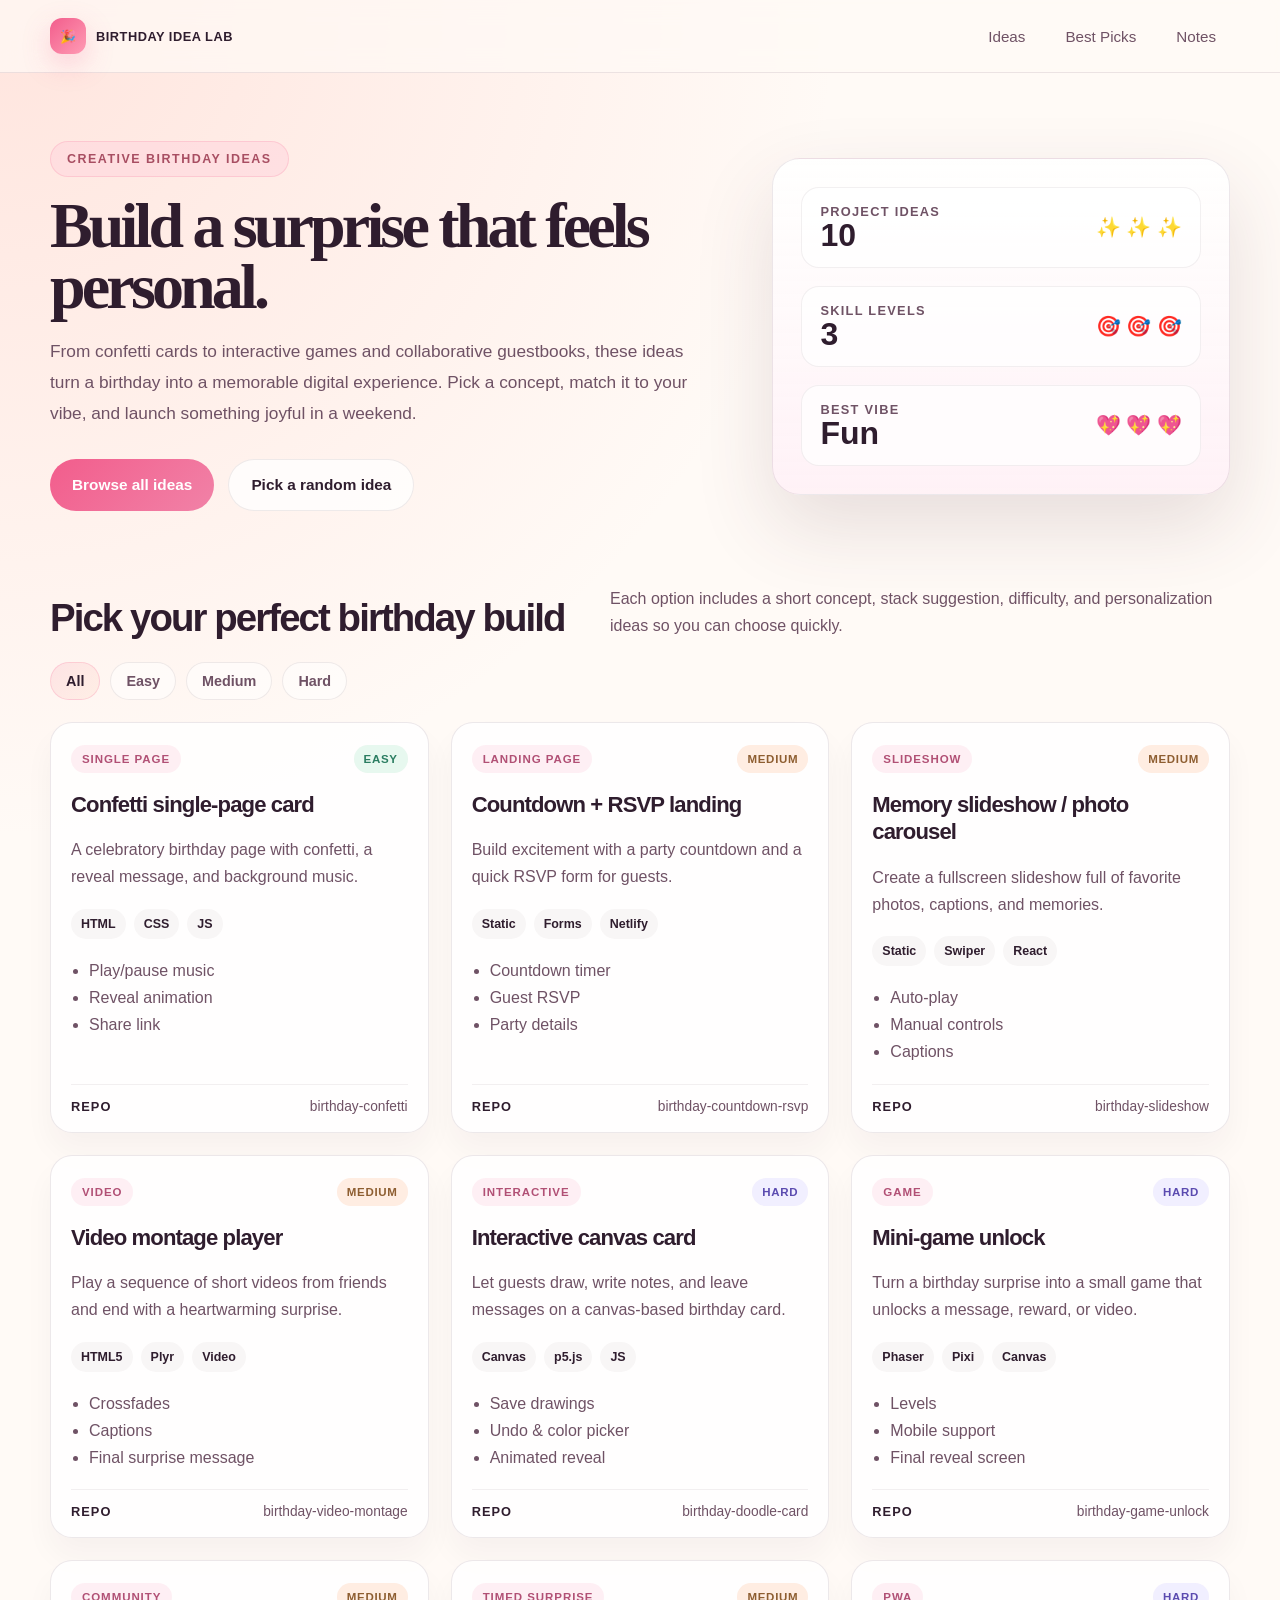
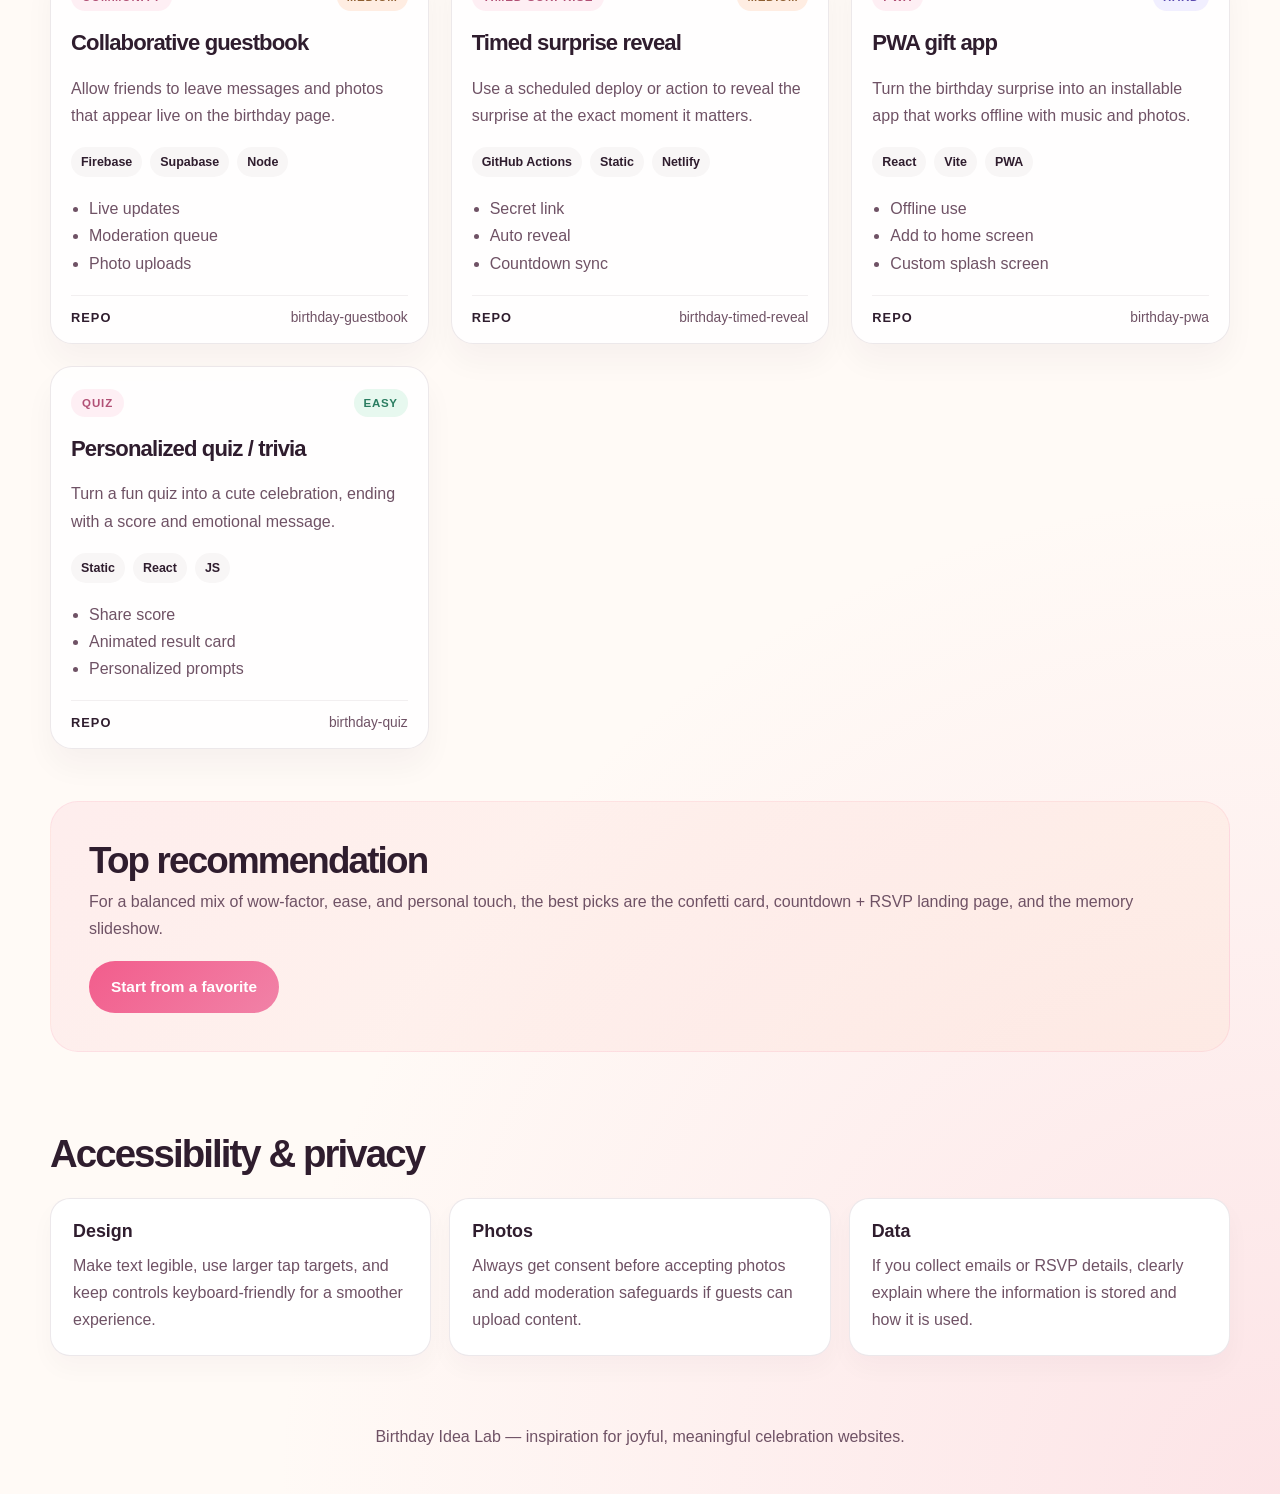
<file: index.html>
<!DOCTYPE html>
<html lang="en">
<head>
  <meta charset="UTF-8" />
  <meta name="viewport" content="width=device-width, initial-scale=1.0" />
  <title>Birthday Idea Lab</title>
  <style>
    :root {
      --bg: #fffaf6;
      --bg-strong: #fff1f5;
      --panel: rgba(255, 255, 255, 0.82);
      --panel-strong: #ffffff;
      --line: rgba(97, 68, 88, 0.12);
      --ink: #2f1d2e;
      --muted: #6f5265;
      --pink: #f25d8c;
      --pink-soft: #ffdfe9;
      --peach: #ffb88d;
      --gold: #ffd76a;
      --mint: #9fe2bf;
      --lavender: #c7c0ff;
      --shadow: rgba(87, 48, 63, 0.14);
    }

    * {
      box-sizing: border-box;
    }

    html {
      scroll-behavior: smooth;
    }

    body {
      margin: 0;
      font-family: "Segoe UI", Tahoma, Geneva, Verdana, sans-serif;
      background:
        radial-gradient(circle at top left, rgba(255, 183, 170, 0.32), transparent 25%),
        radial-gradient(circle at bottom right, rgba(245, 162, 185, 0.25), transparent 30%),
        var(--bg);
      color: var(--ink);
    }

    a {
      color: inherit;
      text-decoration: none;
    }

    .container {
      width: min(1180px, calc(100% - 32px));
      margin: 0 auto;
    }

    header {
      position: sticky;
      top: 0;
      z-index: 10;
      backdrop-filter: blur(14px);
      background: rgba(255, 250, 246, 0.72);
      border-bottom: 1px solid var(--line);
    }

    .nav {
      display: flex;
      align-items: center;
      justify-content: space-between;
      min-height: 72px;
      gap: 16px;
    }

    .brand {
      display: inline-flex;
      align-items: center;
      gap: 10px;
      font-weight: 800;
      letter-spacing: 0.04em;
      text-transform: uppercase;
      font-size: 0.8rem;
    }

    .brand-mark {
      width: 36px;
      height: 36px;
      border-radius: 12px;
      display: grid;
      place-items: center;
      background: linear-gradient(135deg, var(--pink), #ff9bb4);
      color: #fff;
      box-shadow: 0 10px 28px rgba(242, 93, 140, 0.25);
    }

    .nav-links {
      display: flex;
      align-items: center;
      gap: 12px;
      flex-wrap: wrap;
    }

    .nav-links a {
      padding: 10px 14px;
      border-radius: 999px;
      color: var(--muted);
      font-size: 0.95rem;
      transition: 0.2s ease;
    }

    .nav-links a:hover,
    .nav-links a:focus-visible {
      background: rgba(242, 93, 140, 0.08);
      color: var(--ink);
      outline: none;
    }

    .hero {
      padding: 68px 0 40px;
    }

    .hero-inner {
      display: grid;
      grid-template-columns: 1.2fr 0.8fr;
      gap: 36px;
      align-items: center;
    }

    .eyebrow {
      display: inline-block;
      margin: 0 0 18px;
      padding: 10px 16px;
      border: 1px solid rgba(242, 93, 140, 0.18);
      border-radius: 999px;
      background: rgba(255, 208, 220, 0.45);
      color: #a84e62;
      font-size: 0.78rem;
      font-weight: 700;
      letter-spacing: 0.12em;
      text-transform: uppercase;
    }

    h1 {
      margin: 0;
      font-family: Georgia, "Times New Roman", serif;
      font-size: clamp(2.8rem, 5vw, 5rem);
      line-height: 0.96;
      letter-spacing: -0.06em;
    }

    .hero p {
      font-size: 1.08rem;
      line-height: 1.8;
      color: var(--muted);
      max-width: 640px;
      margin: 18px 0 30px;
    }

    .cta-row {
      display: flex;
      gap: 14px;
      flex-wrap: wrap;
    }

    .button {
      display: inline-flex;
      align-items: center;
      justify-content: center;
      min-height: 52px;
      padding: 0 22px;
      border: none;
      border-radius: 999px;
      font-weight: 700;
      font-size: 0.96rem;
      cursor: pointer;
      transition: transform 0.2s ease, box-shadow 0.2s ease;
    }

    .button:hover,
    .button:focus-visible {
      transform: translateY(-2px);
      box-shadow: 0 15px 30px rgba(242, 93, 140, 0.18);
      outline: none;
    }

    .button.primary {
      background: linear-gradient(135deg, var(--pink), #f182a7);
      color: white;
    }

    .button.secondary {
      background: rgba(255, 255, 255, 0.75);
      color: var(--ink);
      border: 1px solid rgba(92, 67, 79, 0.1);
    }

    .hero-panel {
      background: linear-gradient(180deg, rgba(255,255,255,0.9), rgba(255,240,246,0.8));
      border: 1px solid var(--line);
      border-radius: 28px;
      box-shadow: 0 32px 80px var(--shadow);
      padding: 28px;
    }

    .mini-board {
      display: grid;
      gap: 18px;
    }

    .stat-box {
      display: flex;
      align-items: center;
      justify-content: space-between;
      gap: 16px;
      background: rgba(255,255,255,0.7);
      border: 1px solid rgba(92, 67, 79, 0.08);
      border-radius: 18px;
      padding: 16px 18px;
    }

    .stat-label {
      font-size: 0.8rem;
      text-transform: uppercase;
      letter-spacing: 0.1em;
      color: var(--muted);
      font-weight: 700;
    }

    .stat-value {
      font-size: 2rem;
      font-weight: 800;
      line-height: 1;
      color: var(--ink);
    }

    .sparkles {
      display: flex;
      gap: 7px;
      font-size: 1.25rem;
      color: #f4b44f;
    }

    .section {
      padding: 34px 0 32px;
    }

    .section-head {
      display: flex;
      justify-content: space-between;
      align-items: end;
      gap: 18px;
      margin-bottom: 22px;
      flex-wrap: wrap;
    }

    .section-head h2 {
      margin: 0;
      font-size: clamp(1.8rem, 3vw, 2.6rem);
      letter-spacing: -0.05em;
    }

    .section-head p {
      margin: 0;
      color: var(--muted);
      max-width: 620px;
      line-height: 1.7;
    }

    .filters {
      display: flex;
      gap: 10px;
      flex-wrap: wrap;
      margin: 18px 0 22px;
    }

    .filter {
      padding: 10px 15px;
      border-radius: 999px;
      border: 1px solid rgba(92, 67, 79, 0.1);
      background: rgba(255,255,255,0.5);
      color: var(--muted);
      font-weight: 700;
      font-size: 0.9rem;
      cursor: pointer;
      transition: 0.2s ease;
    }

    .filter:hover,
    .filter.active {
      background: linear-gradient(135deg, rgba(242,93,140,0.12), rgba(255,184,141,0.12));
      border-color: rgba(242,93,140,0.2);
      color: var(--ink);
    }

    .grid {
      display: grid;
      grid-template-columns: repeat(3, minmax(0, 1fr));
      gap: 22px;
    }

    .idea-card {
      display: flex;
      flex-direction: column;
      gap: 18px;
      background: var(--panel);
      border: 1px solid var(--line);
      border-radius: 22px;
      box-shadow: 0 18px 30px rgba(59, 37, 48, 0.04);
      padding: 22px 20px 18px;
      transition: transform 0.25s ease, box-shadow 0.25s ease;
    }

    .idea-card:hover {
      transform: translateY(-5px);
      box-shadow: 0 24px 40px rgba(59, 37, 48, 0.08);
    }

    .idea-card.hidden {
      display: none;
    }

    .top-row {
      display: flex;
      align-items: center;
      justify-content: space-between;
      gap: 12px;
    }

    .tag {
      display: inline-flex;
      align-items: center;
      padding: 8px 11px;
      border-radius: 999px;
      font-size: 0.72rem;
      font-weight: 800;
      letter-spacing: 0.08em;
      text-transform: uppercase;
      background: rgba(242,93,140,0.09);
      color: #b15075;
    }

    .difficulty {
      font-size: 0.72rem;
      padding: 8px 10px;
      border-radius: 999px;
      font-weight: 800;
      letter-spacing: 0.06em;
      text-transform: uppercase;
    }

    .difficulty.easy {
      background: rgba(159, 226, 191, 0.25);
      color: #2a7d61;
    }

    .difficulty.medium {
      background: rgba(255, 184, 141, 0.25);
      color: #8e5e31;
    }

    .difficulty.hard {
      background: rgba(199, 192, 255, 0.25);
      color: #5b4bb0;
    }

    .idea-card h3 {
      margin: 0;
      font-size: 1.38rem;
      line-height: 1.25;
      letter-spacing: -0.04em;
    }

    .idea-card p {
      margin: 0;
      color: var(--muted);
      line-height: 1.7;
    }

    .meta {
      display: flex;
      flex-wrap: wrap;
      gap: 8px;
    }

    .meta span {
      font-size: 0.78rem;
      font-weight: 700;
      background: rgba(87, 48, 63, 0.04);
      color: var(--ink);
      border-radius: 999px;
      padding: 8px 10px;
    }

    ul {
      padding-left: 18px;
      margin: 0;
      color: var(--muted);
      line-height: 1.7;
    }

    .repo {
      margin-top: auto;
      display: flex;
      align-items: center;
      justify-content: space-between;
      gap: 12px;
      border-top: 1px solid rgba(92, 67, 79, 0.08);
      padding-top: 14px;
      font-size: 0.86rem;
      color: var(--muted);
    }

    .repo strong {
      font-size: 0.8rem;
      letter-spacing: 0.08em;
      text-transform: uppercase;
      color: var(--ink);
    }

    .highlight {
      padding: 20px 0 72px;
    }

    .highlight-box {
      background: linear-gradient(135deg, rgba(242,93,140,0.08), rgba(252,191,120,0.08));
      border: 1px solid rgba(242,93,140,0.1);
      border-radius: 28px;
      padding: clamp(22px, 4vw, 38px);
      display: flex;
      justify-content: space-between;
      gap: 18px;
      align-items: center;
      flex-wrap: wrap;
    }

    .highlight-box h3 {
      margin: 0 0 6px;
      font-size: clamp(1.6rem, 3vw, 2.3rem);
      letter-spacing: -0.05em;
    }

    .highlight-box p {
      margin: 0;
      color: var(--muted);
      line-height: 1.7;
    }

    .notes {
      padding: 8px 0 72px;
    }

    .notes-grid {
      display: grid;
      grid-template-columns: repeat(3, minmax(0, 1fr));
      gap: 18px;
    }

    .note-card {
      border-radius: 20px;
      background: var(--panel-strong);
      border: 1px solid var(--line);
      padding: 22px;
      box-shadow: 0 12px 24px rgba(59, 37, 48, 0.03);
    }

    .note-card h4 {
      margin: 0 0 10px;
      font-size: 1.12rem;
    }

    .note-card p,
    .note-card li {
      color: var(--muted);
      line-height: 1.7;
      margin: 0;
    }

    .note-card ul {
      padding-left: 18px;
      margin-top: 8px;
    }

    footer {
      padding: 0 0 48px;
      text-align: center;
      color: var(--muted);
    }

    @media (max-width: 980px) {
      .hero-inner,
      .grid,
      .notes-grid {
        grid-template-columns: 1fr 1fr;
      }

      .hero-inner {
        grid-template-columns: 1fr;
      }

      .grid {
        grid-template-columns: repeat(2, minmax(0, 1fr));
      }
    }

    @media (max-width: 640px) {
      .grid,
      .notes-grid {
        grid-template-columns: 1fr;
      }

      .nav {
        align-items: flex-start;
        flex-direction: column;
        justify-content: center;
        padding: 18px 0;
      }

      .nav-links {
        width: 100%;
      }

      .hero {
        padding-top: 36px;
      }

      .section-head {
        align-items: flex-start;
      }
    }
  </style>
</head>
<body>
  <header>
    <div class="container nav">
      <a class="brand" href="#top" aria-label="Birthday Idea Lab home">
        <span class="brand-mark">🎉</span>
        <span>Birthday Idea Lab</span>
      </a>
      <nav class="nav-links" aria-label="Main navigation">
        <a href="#ideas">Ideas</a>
        <a href="#highlights">Best Picks</a>
        <a href="#notes">Notes</a>
      </nav>
    </div>
  </header>

  <main id="top">
    <section class="hero">
      <div class="container hero-inner">
        <div>
          <div class="eyebrow">Creative birthday ideas</div>
          <h1>Build a surprise that feels personal.</h1>
          <p>
            From confetti cards to interactive games and collaborative guestbooks,
            these ideas turn a birthday into a memorable digital experience. Pick a concept,
            match it to your vibe, and launch something joyful in a weekend.
          </p>
          <div class="cta-row">
            <a class="button primary" href="#ideas">Browse all ideas</a>
            <button class="button secondary" type="button" id="pick-random">Pick a random idea</button>
          </div>
        </div>

        <aside class="hero-panel" aria-label="Quick statistics">
          <div class="mini-board">
            <div class="stat-box">
              <div>
                <div class="stat-label">Project ideas</div>
                <div class="stat-value">10</div>
              </div>
              <div class="sparkles" aria-hidden="true">✨ ✨ ✨</div>
            </div>
            <div class="stat-box">
              <div>
                <div class="stat-label">Skill levels</div>
                <div class="stat-value">3</div>
              </div>
              <div class="sparkles" aria-hidden="true">🎯 🎯 🎯</div>
            </div>
            <div class="stat-box">
              <div>
                <div class="stat-label">Best vibe</div>
                <div class="stat-value">Fun</div>
              </div>
              <div class="sparkles" aria-hidden="true">💖 💖 💖</div>
            </div>
          </div>
        </aside>
      </div>
    </section>

    <section class="section" id="ideas">
      <div class="container">
        <div class="section-head">
          <h2>Pick your perfect birthday build</h2>
          <p>Each option includes a short concept, stack suggestion, difficulty, and personalization ideas so you can choose quickly.</p>
        </div>

        <div class="filters" aria-label="Filter birthday ideas by difficulty">
          <button class="filter active" type="button" data-filter="all">All</button>
          <button class="filter" type="button" data-filter="easy">Easy</button>
          <button class="filter" type="button" data-filter="medium">Medium</button>
          <button class="filter" type="button" data-filter="hard">Hard</button>
        </div>

        <div class="grid" id="idea-grid">
          <article class="idea-card" data-difficulty="easy">
            <div class="top-row">
              <span class="tag">Single Page</span>
              <span class="difficulty easy">Easy</span>
            </div>
            <h3>Confetti single-page card</h3>
            <p>A celebratory birthday page with confetti, a reveal message, and background music.</p>
            <div class="meta">
              <span>HTML</span>
              <span>CSS</span>
              <span>JS</span>
            </div>
            <ul>
              <li>Play/pause music</li>
              <li>Reveal animation</li>
              <li>Share link</li>
            </ul>
            <div class="repo"><strong>Repo</strong><span>birthday-confetti</span></div>
          </article>

          <article class="idea-card" data-difficulty="medium">
            <div class="top-row">
              <span class="tag">Landing Page</span>
              <span class="difficulty medium">Medium</span>
            </div>
            <h3>Countdown + RSVP landing</h3>
            <p>Build excitement with a party countdown and a quick RSVP form for guests.</p>
            <div class="meta">
              <span>Static</span>
              <span>Forms</span>
              <span>Netlify</span>
            </div>
            <ul>
              <li>Countdown timer</li>
              <li>Guest RSVP</li>
              <li>Party details</li>
            </ul>
            <div class="repo"><strong>Repo</strong><span>birthday-countdown-rsvp</span></div>
          </article>

          <article class="idea-card" data-difficulty="medium">
            <div class="top-row">
              <span class="tag">Slideshow</span>
              <span class="difficulty medium">Medium</span>
            </div>
            <h3>Memory slideshow / photo carousel</h3>
            <p>Create a fullscreen slideshow full of favorite photos, captions, and memories.</p>
            <div class="meta">
              <span>Static</span>
              <span>Swiper</span>
              <span>React</span>
            </div>
            <ul>
              <li>Auto-play</li>
              <li>Manual controls</li>
              <li>Captions</li>
            </ul>
            <div class="repo"><strong>Repo</strong><span>birthday-slideshow</span></div>
          </article>

          <article class="idea-card" data-difficulty="medium">
            <div class="top-row">
              <span class="tag">Video</span>
              <span class="difficulty medium">Medium</span>
            </div>
            <h3>Video montage player</h3>
            <p>Play a sequence of short videos from friends and end with a heartwarming surprise.</p>
            <div class="meta">
              <span>HTML5</span>
              <span>Plyr</span>
              <span>Video</span>
            </div>
            <ul>
              <li>Crossfades</li>
              <li>Captions</li>
              <li>Final surprise message</li>
            </ul>
            <div class="repo"><strong>Repo</strong><span>birthday-video-montage</span></div>
          </article>

          <article class="idea-card" data-difficulty="medium-hard">
            <div class="top-row">
              <span class="tag">Interactive</span>
              <span class="difficulty hard">Hard</span>
            </div>
            <h3>Interactive canvas card</h3>
            <p>Let guests draw, write notes, and leave messages on a canvas-based birthday card.</p>
            <div class="meta">
              <span>Canvas</span>
              <span>p5.js</span>
              <span>JS</span>
            </div>
            <ul>
              <li>Save drawings</li>
              <li>Undo &amp; color picker</li>
              <li>Animated reveal</li>
            </ul>
            <div class="repo"><strong>Repo</strong><span>birthday-doodle-card</span></div>
          </article>

          <article class="idea-card" data-difficulty="hard">
            <div class="top-row">
              <span class="tag">Game</span>
              <span class="difficulty hard">Hard</span>
            </div>
            <h3>Mini-game unlock</h3>
            <p>Turn a birthday surprise into a small game that unlocks a message, reward, or video.</p>
            <div class="meta">
              <span>Phaser</span>
              <span>Pixi</span>
              <span>Canvas</span>
            </div>
            <ul>
              <li>Levels</li>
              <li>Mobile support</li>
              <li>Final reveal screen</li>
            </ul>
            <div class="repo"><strong>Repo</strong><span>birthday-game-unlock</span></div>
          </article>

          <article class="idea-card" data-difficulty="medium">
            <div class="top-row">
              <span class="tag">Community</span>
              <span class="difficulty medium">Medium</span>
            </div>
            <h3>Collaborative guestbook</h3>
            <p>Allow friends to leave messages and photos that appear live on the birthday page.</p>
            <div class="meta">
              <span>Firebase</span>
              <span>Supabase</span>
              <span>Node</span>
            </div>
            <ul>
              <li>Live updates</li>
              <li>Moderation queue</li>
              <li>Photo uploads</li>
            </ul>
            <div class="repo"><strong>Repo</strong><span>birthday-guestbook</span></div>
          </article>

          <article class="idea-card" data-difficulty="medium">
            <div class="top-row">
              <span class="tag">Timed Surprise</span>
              <span class="difficulty medium">Medium</span>
            </div>
            <h3>Timed surprise reveal</h3>
            <p>Use a scheduled deploy or action to reveal the surprise at the exact moment it matters.</p>
            <div class="meta">
              <span>GitHub Actions</span>
              <span>Static</span>
              <span>Netlify</span>
            </div>
            <ul>
              <li>Secret link</li>
              <li>Auto reveal</li>
              <li>Countdown sync</li>
            </ul>
            <div class="repo"><strong>Repo</strong><span>birthday-timed-reveal</span></div>
          </article>

          <article class="idea-card" data-difficulty="hard">
            <div class="top-row">
              <span class="tag">PWA</span>
              <span class="difficulty hard">Hard</span>
            </div>
            <h3>PWA gift app</h3>
            <p>Turn the birthday surprise into an installable app that works offline with music and photos.</p>
            <div class="meta">
              <span>React</span>
              <span>Vite</span>
              <span>PWA</span>
            </div>
            <ul>
              <li>Offline use</li>
              <li>Add to home screen</li>
              <li>Custom splash screen</li>
            </ul>
            <div class="repo"><strong>Repo</strong><span>birthday-pwa</span></div>
          </article>

          <article class="idea-card" data-difficulty="easy-medium">
            <div class="top-row">
              <span class="tag">Quiz</span>
              <span class="difficulty easy">Easy</span>
            </div>
            <h3>Personalized quiz / trivia</h3>
            <p>Turn a fun quiz into a cute celebration, ending with a score and emotional message.</p>
            <div class="meta">
              <span>Static</span>
              <span>React</span>
              <span>JS</span>
            </div>
            <ul>
              <li>Share score</li>
              <li>Animated result card</li>
              <li>Personalized prompts</li>
            </ul>
            <div class="repo"><strong>Repo</strong><span>birthday-quiz</span></div>
          </article>
        </div>
      </div>
    </section>

    <section class="highlight" id="highlights">
      <div class="container">
        <div class="highlight-box">
          <div>
            <h3>Top recommendation</h3>
            <p>For a balanced mix of wow-factor, ease, and personal touch, the best picks are the confetti card, countdown + RSVP landing page, and the memory slideshow.</p>
          </div>
          <a class="button primary" href="#ideas">Start from a favorite</a>
        </div>
      </div>
    </section>

    <section class="notes" id="notes">
      <div class="container">
        <div class="section-head">
          <h2>Accessibility &amp; privacy</h2>
        </div>
        <div class="notes-grid">
          <article class="note-card">
            <h4>Design</h4>
            <p>Make text legible, use larger tap targets, and keep controls keyboard-friendly for a smoother experience.</p>
          </article>
          <article class="note-card">
            <h4>Photos</h4>
            <p>Always get consent before accepting photos and add moderation safeguards if guests can upload content.</p>
          </article>
          <article class="note-card">
            <h4>Data</h4>
            <p>If you collect emails or RSVP details, clearly explain where the information is stored and how it is used.</p>
          </article>
        </div>
      </div>
    </section>
  </main>

  <footer>
    <div class="container">Birthday Idea Lab — inspiration for joyful, meaningful celebration websites.</div>
  </footer>

  <script>
    const filterButtons = document.querySelectorAll('.filter');
    const cards = document.querySelectorAll('.idea-card');

    filterButtons.forEach((button) => {
      button.addEventListener('click', () => {
        filterButtons.forEach((btn) => btn.classList.toggle('active', btn === button));
        const filter = button.dataset.filter;

        cards.forEach((card) => {
          const difficulty = card.dataset.difficulty;
          const shouldShow = filter === 'all' || difficulty.includes(filter) || (filter === 'medium' && difficulty === 'medium-hard');
          card.classList.toggle('hidden', !shouldShow);
        });
      });
    });

    const randomButton = document.getElementById('pick-random');
    randomButton.addEventListener('click', () => {
      const visibleCards = [...cards].filter((card) => !card.classList.contains('hidden'));
      const selected = visibleCards[Math.floor(Math.random() * visibleCards.length)];
      if (selected) {
        selected.scrollIntoView({ behavior: 'smooth', block: 'center' });
        selected.style.outline = '3px solid rgba(242,93,140,0.7)';
        selected.style.outlineOffset = '6px';
        setTimeout(() => {
          selected.style.outline = 'none';
          selected.style.outlineOffset = '0';
        }, 1800);
      }
    });
  </script>
</body>
</html>
</file>
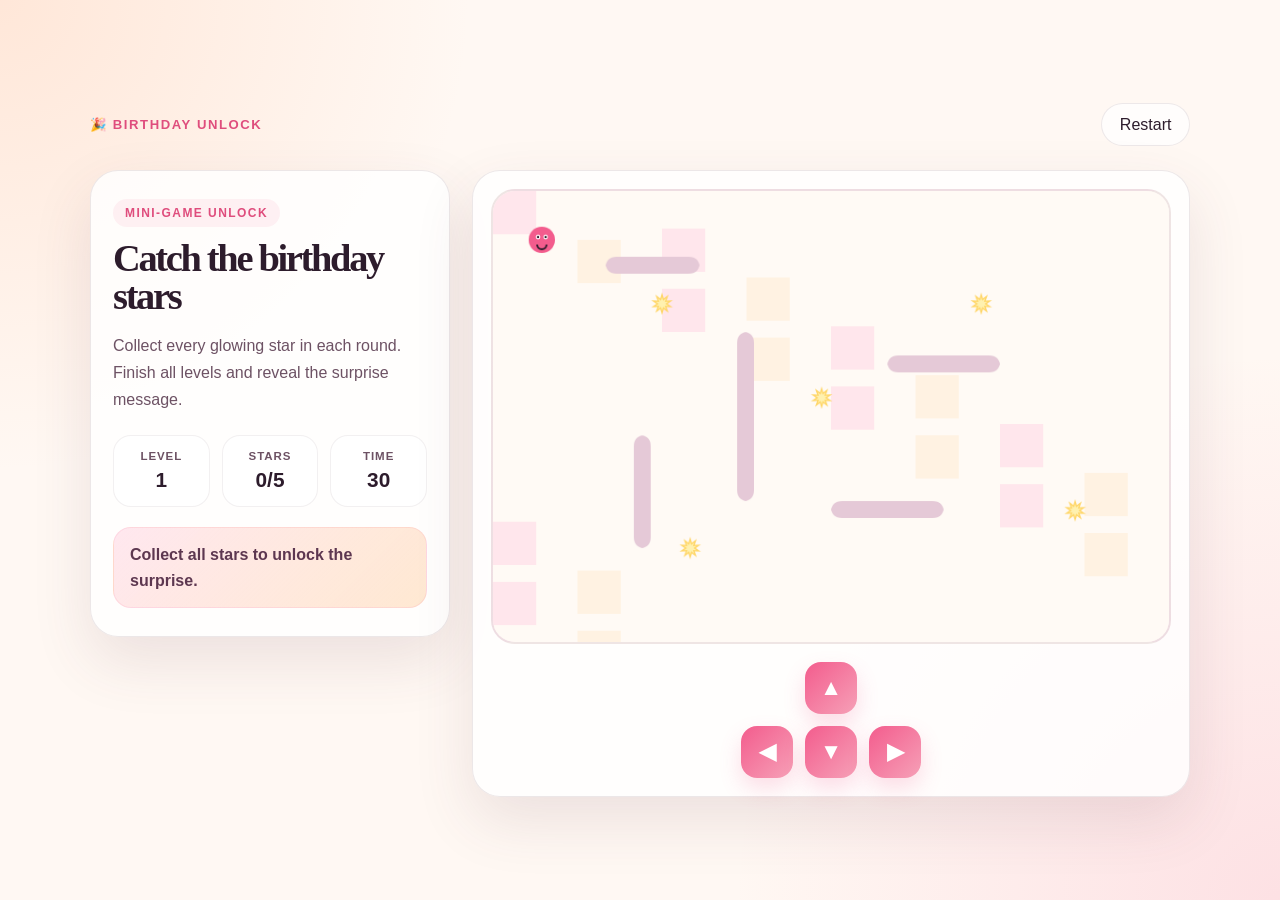
<file: birthday/index.html>
<!DOCTYPE html>
<html lang="en">
  <head>
    <meta charset="UTF-8" />
    <meta name="viewport" content="width=device-width, initial-scale=1.0" />
    <title>Birthday Maze Reveal</title>
    <link rel="stylesheet" href="style.css" />
  </head>
  <body>
    <div class="page-wrap">
      <header class="topbar">
        <div class="brand">🎉 Birthday unlock</div>
        <button id="restartBtn" class="ghost-btn" type="button">Restart</button>
      </header>

      <main class="game-shell">
        <section class="panel info-panel">
          <p class="eyebrow">Mini-game unlock</p>
          <h1>Catch the birthday stars</h1>
          <p class="subtitle">
            Collect every glowing star in each round. Finish all levels and reveal the surprise message.
          </p>

          <div class="stats">
            <div class="stat-box">
              <span class="label">Level</span>
              <strong id="levelValue">1</strong>
            </div>
            <div class="stat-box">
              <span class="label">Stars</span>
              <strong id="starsValue">0/0</strong>
            </div>
            <div class="stat-box">
              <span class="label">Time</span>
              <strong id="timeValue">30</strong>
            </div>
          </div>

          <div class="message-box" id="statusMessage">
            Collect all stars to unlock the surprise.
          </div>
        </section>

        <section class="board-panel">
          <canvas id="gameCanvas" width="720" height="480" aria-label="Birthday mini game"></canvas>

          <div class="dpad" aria-label="Touch controls">
            <button class="dir-btn" data-dir="up" aria-label="Move up">▲</button>
            <div class="mid-row">
              <button class="dir-btn" data-dir="left" aria-label="Move left">◀</button>
              <button class="dir-btn" data-dir="down" aria-label="Move down">▼</button>
              <button class="dir-btn" data-dir="right" aria-label="Move right">▶</button>
            </div>
          </div>
        </section>
      </main>

      <aside class="reveal-card hidden" id="revealCard" aria-live="polite">
        <div class="reveal-icon">🎁</div>
        <h2>Surprise unlocked!</h2>
        <p>
          You made it! Every birthday wish, every little smile, and every happy memory you carry
          make life brighter. Today is your day to shine, celebrate, and feel loved.
        </p>
        <p class="signature">With love and a million tiny wishes 💖</p>
      </aside>
    </div>

    <script src="script.js"></script>
  </body>
</html>
</file>
<file: birthday/style.css>
:root {
  --bg: #fff8f3;
  --panel: rgba(255, 255, 255, 0.8);
  --panel-strong: #ffffff;
  --ink: #2d1c2c;
  --muted: #6d5264;
  --pink: #f35c8d;
  --pink-deep: #df4d7d;
  --rose: #ffdfe9;
  --peach: #ffcf9c;
  --gold: #ffd76a;
  --mint: #9fe2bf;
  --lavender: #d6d0ff;
  --shadow: rgba(97, 60, 74, 0.12);
  --line: rgba(102, 67, 85, 0.12);
}

* {
  box-sizing: border-box;
}

html, body {
  margin: 0;
  min-height: 100%;
  font-family: "Segoe UI", Tahoma, Geneva, Verdana, sans-serif;
  background:
    radial-gradient(circle at top left, rgba(255, 199, 167, 0.35), transparent 30%),
    radial-gradient(circle at bottom right, rgba(242, 92, 141, 0.15), transparent 35%),
    var(--bg);
  color: var(--ink);
}

body {
  min-height: 100vh;
  display: grid;
  place-items: center;
  padding: 24px 16px;
}

button {
  font: inherit;
}

.page-wrap {
  width: min(1100px, 100%);
}

.topbar {
  display: flex;
  align-items: center;
  justify-content: space-between;
  gap: 14px;
  margin-bottom: 24px;
}

.brand {
  font-size: 0.82rem;
  font-weight: 800;
  letter-spacing: 0.12em;
  text-transform: uppercase;
  color: var(--pink-deep);
}

.ghost-btn {
  padding: 0.7rem 1.1rem;
  border: 1px solid rgba(109, 82, 100, 0.12);
  border-radius: 999px;
  background: rgba(255,255,255,0.7);
  color: var(--ink);
  cursor: pointer;
  transition: transform 0.2s ease;
}

.ghost-btn:hover,
.ghost-btn:focus-visible {
  transform: translateY(-1px);
  outline: none;
}

.game-shell {
  display: grid;
  grid-template-columns: minmax(260px, 360px) minmax(0, 1fr);
  gap: 22px;
  align-items: start;
}

.panel,
.board-panel,
.reveal-card {
  background: rgba(255,255,255,0.82);
  border: 1px solid var(--line);
  border-radius: 28px;
  box-shadow: 0 24px 60px var(--shadow);
}

.info-panel {
  padding: 28px 22px;
}

.eyebrow {
  display: inline-block;
  margin: 0 0 12px;
  padding: 7px 12px;
  border-radius: 999px;
  background: rgba(242, 92, 141, 0.08);
  color: var(--pink-deep);
  font-size: 0.75rem;
  font-weight: 800;
  letter-spacing: 0.12em;
  text-transform: uppercase;
}

h1 {
  margin: 0;
  font-family: Georgia, "Times New Roman", serif;
  font-size: clamp(2.1rem, 3vw, 3rem);
  letter-spacing: -0.06em;
  line-height: 1;
}

.subtitle {
  margin: 16px 0 22px;
  color: var(--muted);
  line-height: 1.7;
}

.stats {
  display: grid;
  grid-template-columns: repeat(3, minmax(0, 1fr));
  gap: 12px;
}

.stat-box {
  background: rgba(255,255,255,0.7);
  border: 1px solid rgba(92, 67, 79, 0.08);
  border-radius: 18px;
  padding: 14px 10px;
  text-align: center;
}

.label {
  display: block;
  margin-bottom: 6px;
  font-size: 0.72rem;
  font-weight: 700;
  letter-spacing: 0.08em;
  text-transform: uppercase;
  color: var(--muted);
}

.stat-box strong {
  font-size: 1.3rem;
}

.message-box {
  margin-top: 20px;
  min-height: 72px;
  padding: 14px 16px;
  border-radius: 18px;
  background: linear-gradient(135deg, rgba(255,223,233,0.74), rgba(255,204,150,0.42));
  border: 1px solid rgba(242, 92, 141, 0.12);
  color: #5d3750;
  line-height: 1.6;
  font-weight: 600;
}

.board-panel {
  position: relative;
  padding: 18px;
}

canvas {
  display: block;
  width: 100%;
  height: auto;
  max-height: 520px;
  border-radius: 24px;
  border: 2px solid rgba(120, 79, 97, 0.12);
  background: linear-gradient(180deg, #fffaf6, #fef1f4);
}

.dpad {
  display: flex;
  align-items: center;
  justify-content: center;
  gap: 12px;
  margin-top: 18px;
  flex-direction: column;
}

.mid-row {
  display: flex;
  gap: 12px;
}

.dir-btn {
  width: 52px;
  height: 52px;
  border: none;
  border-radius: 16px;
  background: linear-gradient(135deg, var(--pink), #f6a0b7);
  color: white;
  font-size: 1.4rem;
  font-weight: 800;
  box-shadow: 0 10px 22px rgba(242, 92, 141, 0.2);
  cursor: pointer;
  user-select: none;
}

.reveal-card {
  margin-top: 25px;
  padding: 28px 24px;
  text-align: center;
  background: linear-gradient(180deg, rgba(255,255,255,0.92), rgba(255,236,244,0.88));
}

.reveal-card.hidden {
  display: none;
}

.reveal-icon {
  font-size: 3rem;
  margin-bottom: 12px;
}

.reveal-card h2 {
  margin: 0 0 10px;
  font-size: clamp(1.7rem, 3vw, 2.4rem);
  letter-spacing: -0.05em;
}

.reveal-card p {
  color: var(--muted);
  line-height: 1.8;
  max-width: 700px;
  margin: 0 auto 18px;
}

.signature {
  color: var(--pink-deep) !important;
  font-weight: 800;
}

@media (max-width: 820px) {
  .game-shell {
    grid-template-columns: 1fr;
  }
}

@media (max-width: 480px) {
  .topbar {
    flex-direction: column;
    align-items: flex-start;
  }

  .stats {
    grid-template-columns: 1fr 1fr 1fr;
  }
}
</file>
